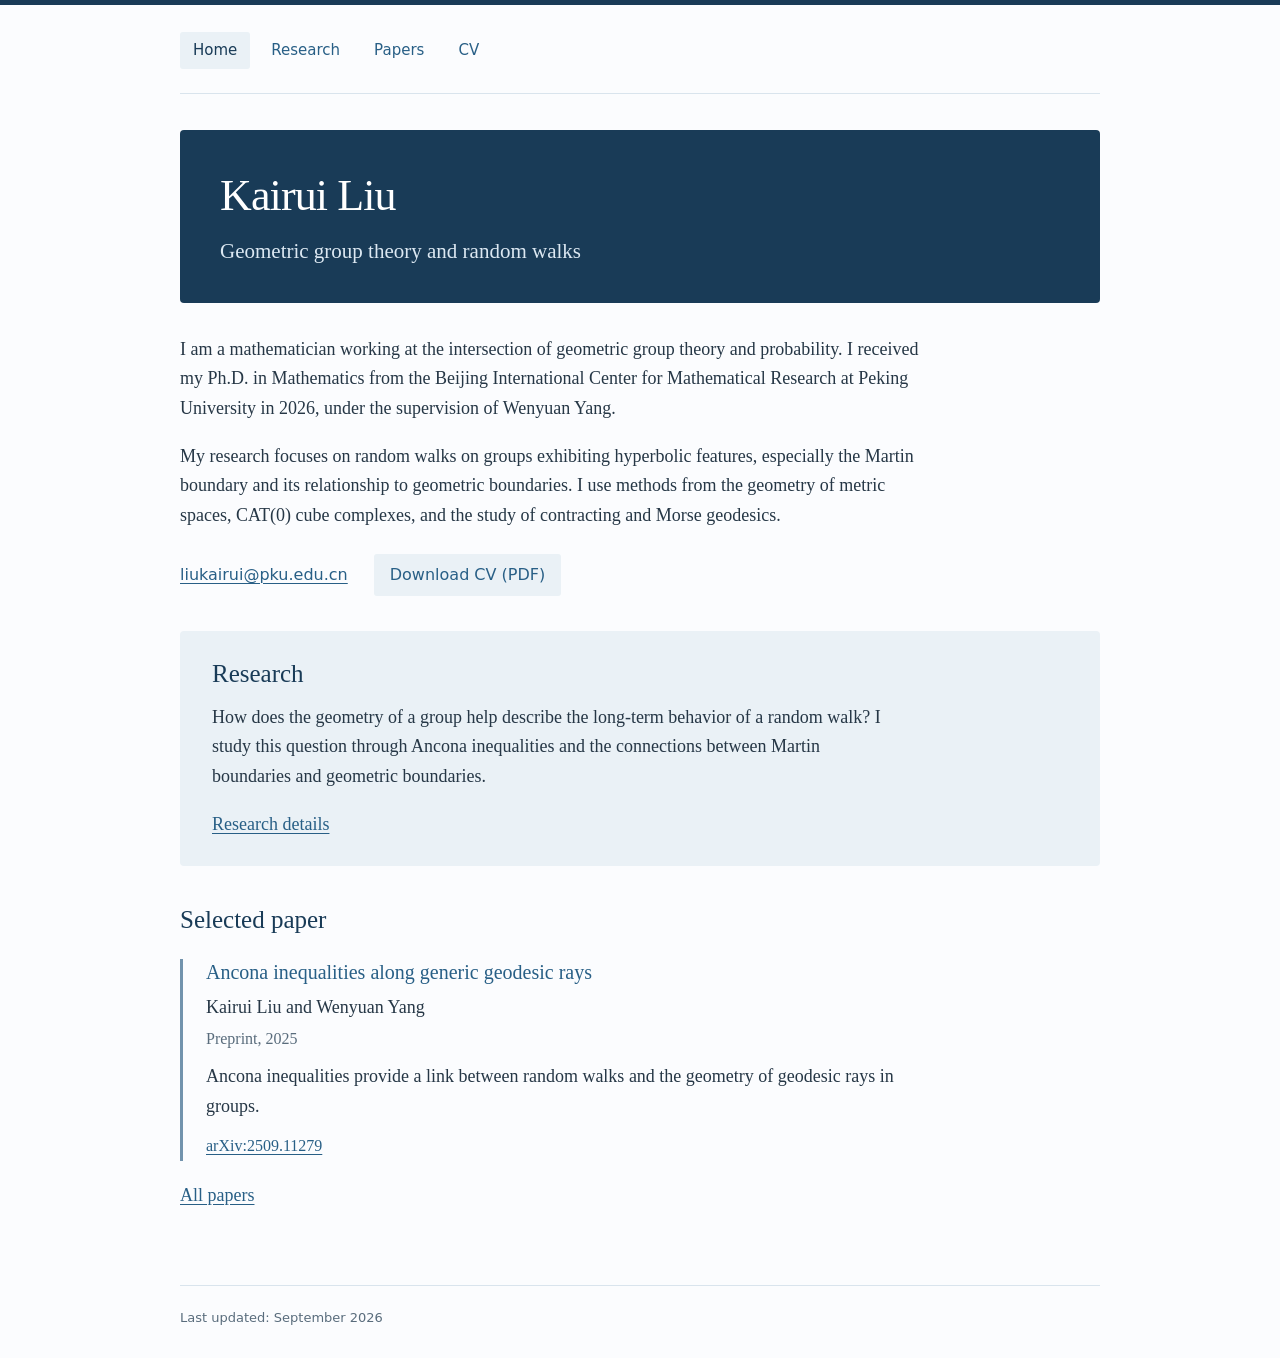
<file: index.html>
<!doctype html>
<html lang="en">
<head>
<meta charset="utf-8">
<meta name="viewport" content="width=device-width, initial-scale=1">
<title>Kairui Liu | Geometric group theory</title>
<meta name="description" content="Kairui Liu: geometric group theory, random walks on groups, and Martin boundaries. Research, papers, and curriculum vitae.">
<meta name="author" content="Kairui Liu">
<link rel="stylesheet" href="assets/css/style.css">
</head>
<body>
<a class="skip" href="#main">Skip to content</a>
<div class="shell">
<header><nav aria-label="Main navigation"><a href="index.html" aria-current="page">Home</a><a href="research.html">Research</a><a href="papers.html">Papers</a><a href="cv.html">CV</a></nav></header>
<main id="main" tabindex="-1"><div class="intro-banner"><h1>Kairui Liu</h1>
<p class="subtitle">Geometric group theory and random walks</p></div>
<p>I am a mathematician working at the intersection of geometric group theory and probability. I received my Ph.D. in Mathematics from the Beijing International Center for Mathematical Research at Peking University in 2026, under the supervision of Wenyuan Yang.</p>
<p>My research focuses on random walks on groups exhibiting hyperbolic features, especially the Martin boundary and its relationship to geometric boundaries. I use methods from the geometry of metric spaces, CAT(0) cube complexes, and the study of contracting and Morse geodesics.</p>
<div class="contact"><a href="mailto:liukairui@pku.edu.cn">liukairui@pku.edu.cn</a><a href="files/kairui-liu-cv.pdf">Download CV (PDF)</a></div>
<section class="research-panel" aria-labelledby="research-title"><h2 id="research-title">Research</h2><p>How does the geometry of a group help describe the long-term behavior of a random walk? I study this question through Ancona inequalities and the connections between Martin boundaries and geometric boundaries.</p><a href="research.html">Research details</a></section>
<section aria-labelledby="paper-title"><h2 id="paper-title">Selected paper</h2><article class="paper"><h3><a href="https://arxiv.org/abs/2509.11279">Ancona inequalities along generic geodesic rays</a></h3><p class="authors">Kairui Liu and Wenyuan Yang</p><p class="meta">Preprint, 2025</p><p>Ancona inequalities provide a link between random walks and the geometry of geodesic rays in groups.</p><a class="paper-link" href="https://arxiv.org/abs/2509.11279">arXiv:2509.11279</a></article><p style="margin-top:20px"><a href="papers.html">All papers</a></p></section></main>
<footer>Last updated: <time datetime="2026-09-26">September 2026</time></footer>
</div>
</body>
</html>
</file>
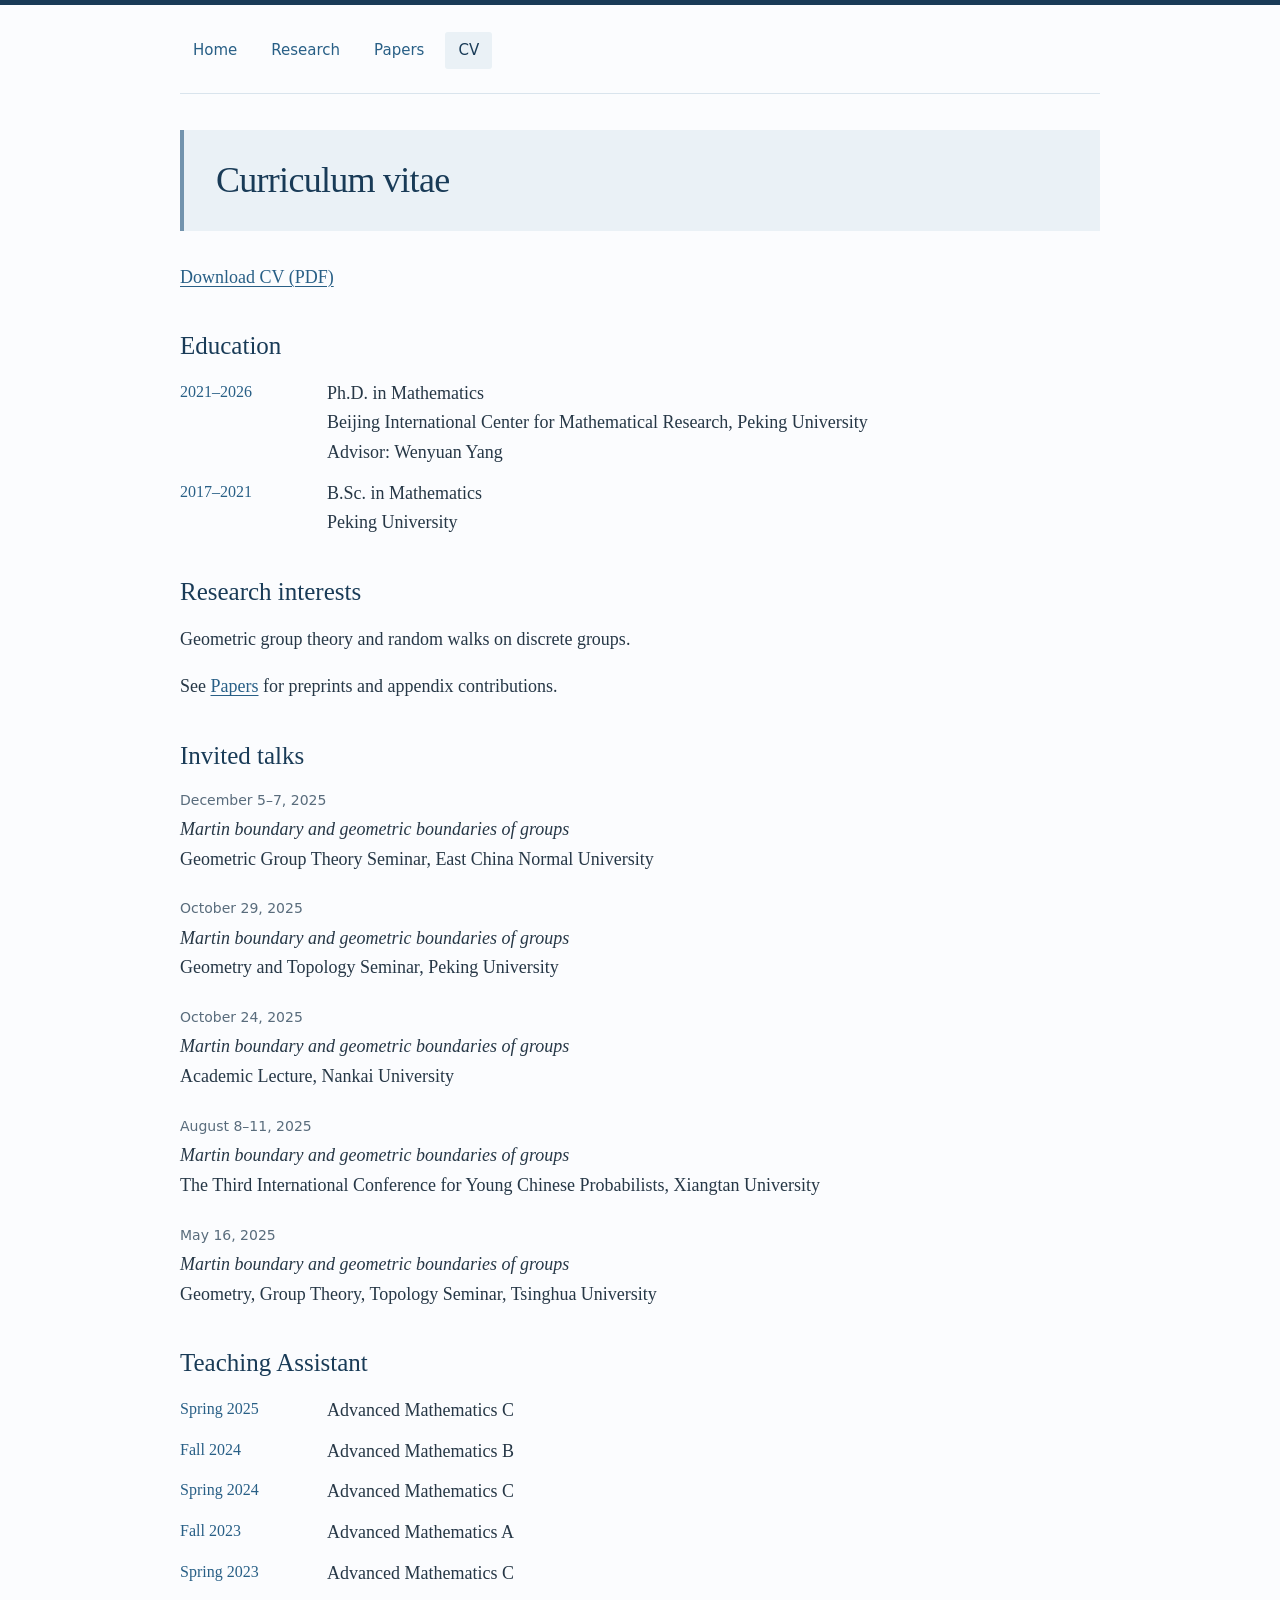
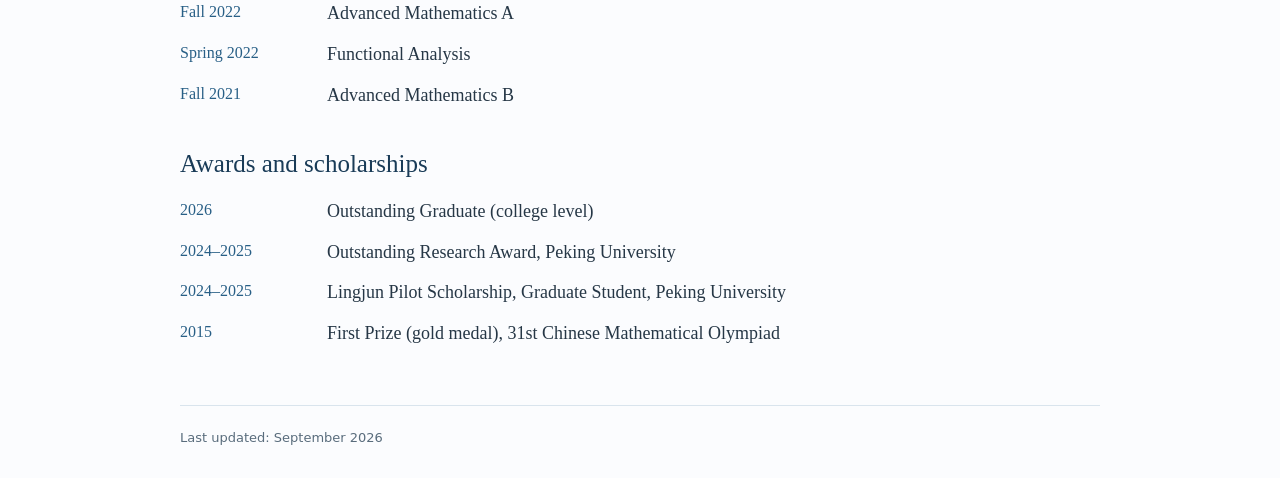
<file: cv.html>
<!doctype html>
<html lang="en">
<head>
<meta charset="utf-8">
<meta name="viewport" content="width=device-width, initial-scale=1">
<title>Curriculum vitae | Kairui Liu</title>
<meta name="description" content="Education, invited talks, teaching assistant experience, awards, and a downloadable CV for Kairui Liu.">
<meta name="author" content="Kairui Liu">
<link rel="stylesheet" href="assets/css/style.css">
</head>
<body>
<a class="skip" href="#main">Skip to content</a>
<div class="shell">
<header><nav aria-label="Main navigation"><a href="index.html">Home</a><a href="research.html">Research</a><a href="papers.html">Papers</a><a href="cv.html" aria-current="page">CV</a></nav></header>
<main id="main" tabindex="-1"><h1>Curriculum vitae</h1><p><a href="files/kairui-liu-cv.pdf">Download CV (PDF)</a></p><section><h2>Education</h2><dl class="timeline"><dt>2021–2026</dt><dd>Ph.D. in Mathematics<br>Beijing International Center for Mathematical Research, Peking University<br>Advisor: Wenyuan Yang</dd><dt>2017–2021</dt><dd>B.Sc. in Mathematics<br>Peking University</dd></dl></section><section><h2>Research interests</h2><p>Geometric group theory and random walks on discrete groups.</p><p>See <a href="papers.html">Papers</a> for preprints and appendix contributions.</p></section><section><h2>Invited talks</h2><ul class="entries"><li><span class="date">December 5–7, 2025</span><p><cite>Martin boundary and geometric boundaries of groups</cite><br>Geometric Group Theory Seminar, East China Normal University</p></li><li><span class="date">October 29, 2025</span><p><cite>Martin boundary and geometric boundaries of groups</cite><br>Geometry and Topology Seminar, Peking University</p></li><li><span class="date">October 24, 2025</span><p><cite>Martin boundary and geometric boundaries of groups</cite><br>Academic Lecture, Nankai University</p></li><li><span class="date">August 8–11, 2025</span><p><cite>Martin boundary and geometric boundaries of groups</cite><br>The Third International Conference for Young Chinese Probabilists, Xiangtan University</p></li><li><span class="date">May 16, 2025</span><p><cite>Martin boundary and geometric boundaries of groups</cite><br>Geometry, Group Theory, Topology Seminar, Tsinghua University</p></li></ul></section><section><h2>Teaching Assistant</h2><dl class="timeline"><dt>Spring 2025</dt><dd>Advanced Mathematics C</dd><dt>Fall 2024</dt><dd>Advanced Mathematics B</dd><dt>Spring 2024</dt><dd>Advanced Mathematics C</dd><dt>Fall 2023</dt><dd>Advanced Mathematics A</dd><dt>Spring 2023</dt><dd>Advanced Mathematics C</dd><dt>Fall 2022</dt><dd>Advanced Mathematics A</dd><dt>Spring 2022</dt><dd>Functional Analysis</dd><dt>Fall 2021</dt><dd>Advanced Mathematics B</dd></dl></section><section><h2>Awards and scholarships</h2><dl class="timeline"><dt>2026</dt><dd>Outstanding Graduate (college level)</dd><dt>2024–2025</dt><dd>Outstanding Research Award, Peking University</dd><dt>2024–2025</dt><dd>Lingjun Pilot Scholarship, Graduate Student, Peking University</dd><dt>2015</dt><dd>First Prize (gold medal), 31st Chinese Mathematical Olympiad</dd></dl></section></main>
<footer>Last updated: <time datetime="2026-09-26">September 2026</time></footer>
</div>
</body>
</html>
</file>
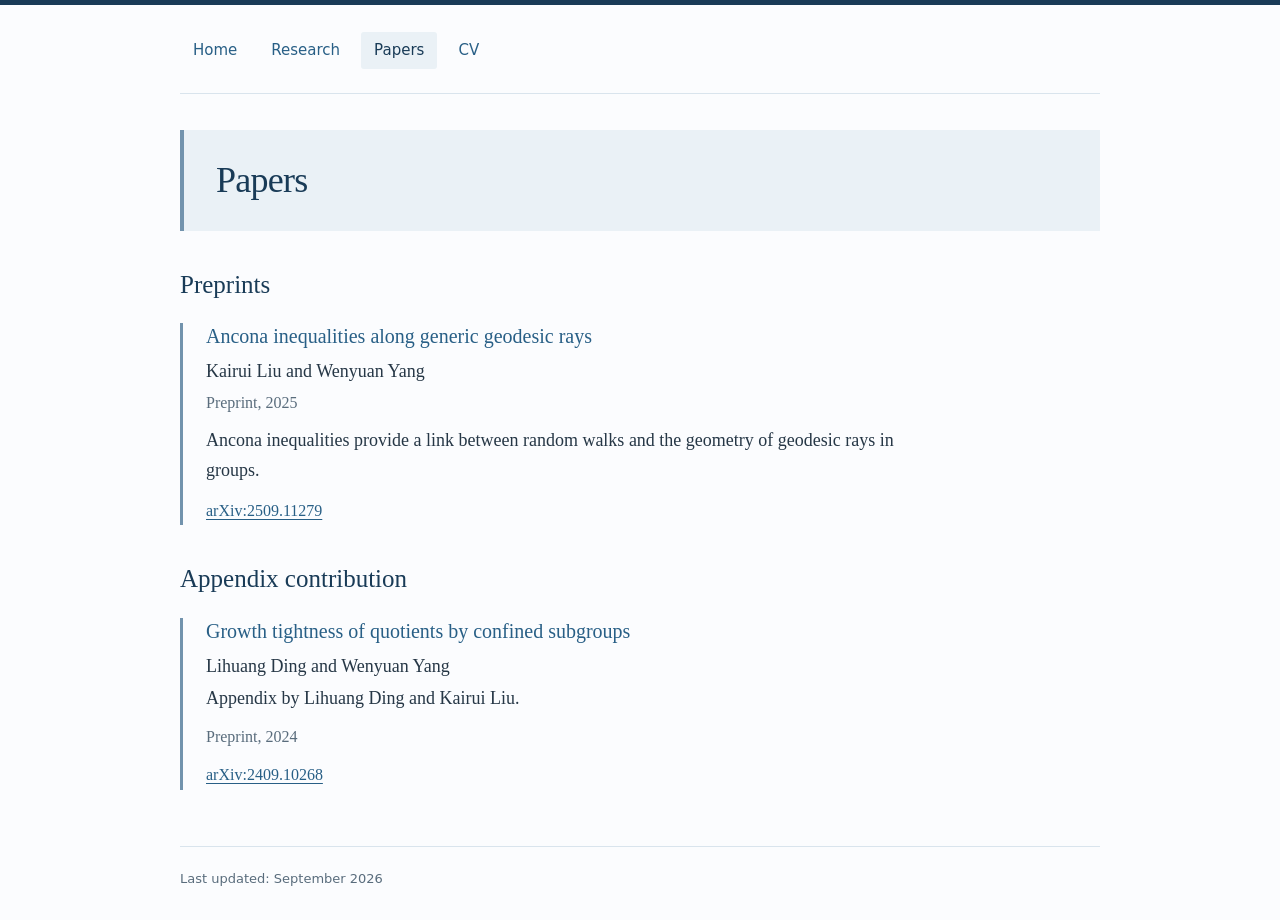
<file: papers.html>
<!doctype html>
<html lang="en">
<head>
<meta charset="utf-8">
<meta name="viewport" content="width=device-width, initial-scale=1">
<title>Papers | Kairui Liu</title>
<meta name="description" content="Preprints by Kairui Liu and separately credited appendix contributions.">
<meta name="author" content="Kairui Liu">
<link rel="stylesheet" href="assets/css/style.css">
</head>
<body>
<a class="skip" href="#main">Skip to content</a>
<div class="shell">
<header><nav aria-label="Main navigation"><a href="index.html">Home</a><a href="research.html">Research</a><a href="papers.html" aria-current="page">Papers</a><a href="cv.html">CV</a></nav></header>
<main id="main" tabindex="-1"><h1>Papers</h1><section><h2>Preprints</h2><article class="paper"><h3><a href="https://arxiv.org/abs/2509.11279">Ancona inequalities along generic geodesic rays</a></h3><p class="authors">Kairui Liu and Wenyuan Yang</p><p class="meta">Preprint, 2025</p><p>Ancona inequalities provide a link between random walks and the geometry of geodesic rays in groups.</p><a class="paper-link" href="https://arxiv.org/abs/2509.11279">arXiv:2509.11279</a></article></section>
<section><h2>Appendix contribution</h2><article class="paper"><h3><a href="https://arxiv.org/abs/2409.10268">Growth tightness of quotients by confined subgroups</a></h3><p class="authors">Lihuang Ding and Wenyuan Yang</p><p>Appendix by Lihuang Ding and Kairui Liu.</p><p class="meta">Preprint, 2024</p><a class="paper-link" href="https://arxiv.org/abs/2409.10268">arXiv:2409.10268</a></article></section></main>
<footer>Last updated: <time datetime="2026-09-26">September 2026</time></footer>
</div>
</body>
</html>
</file>
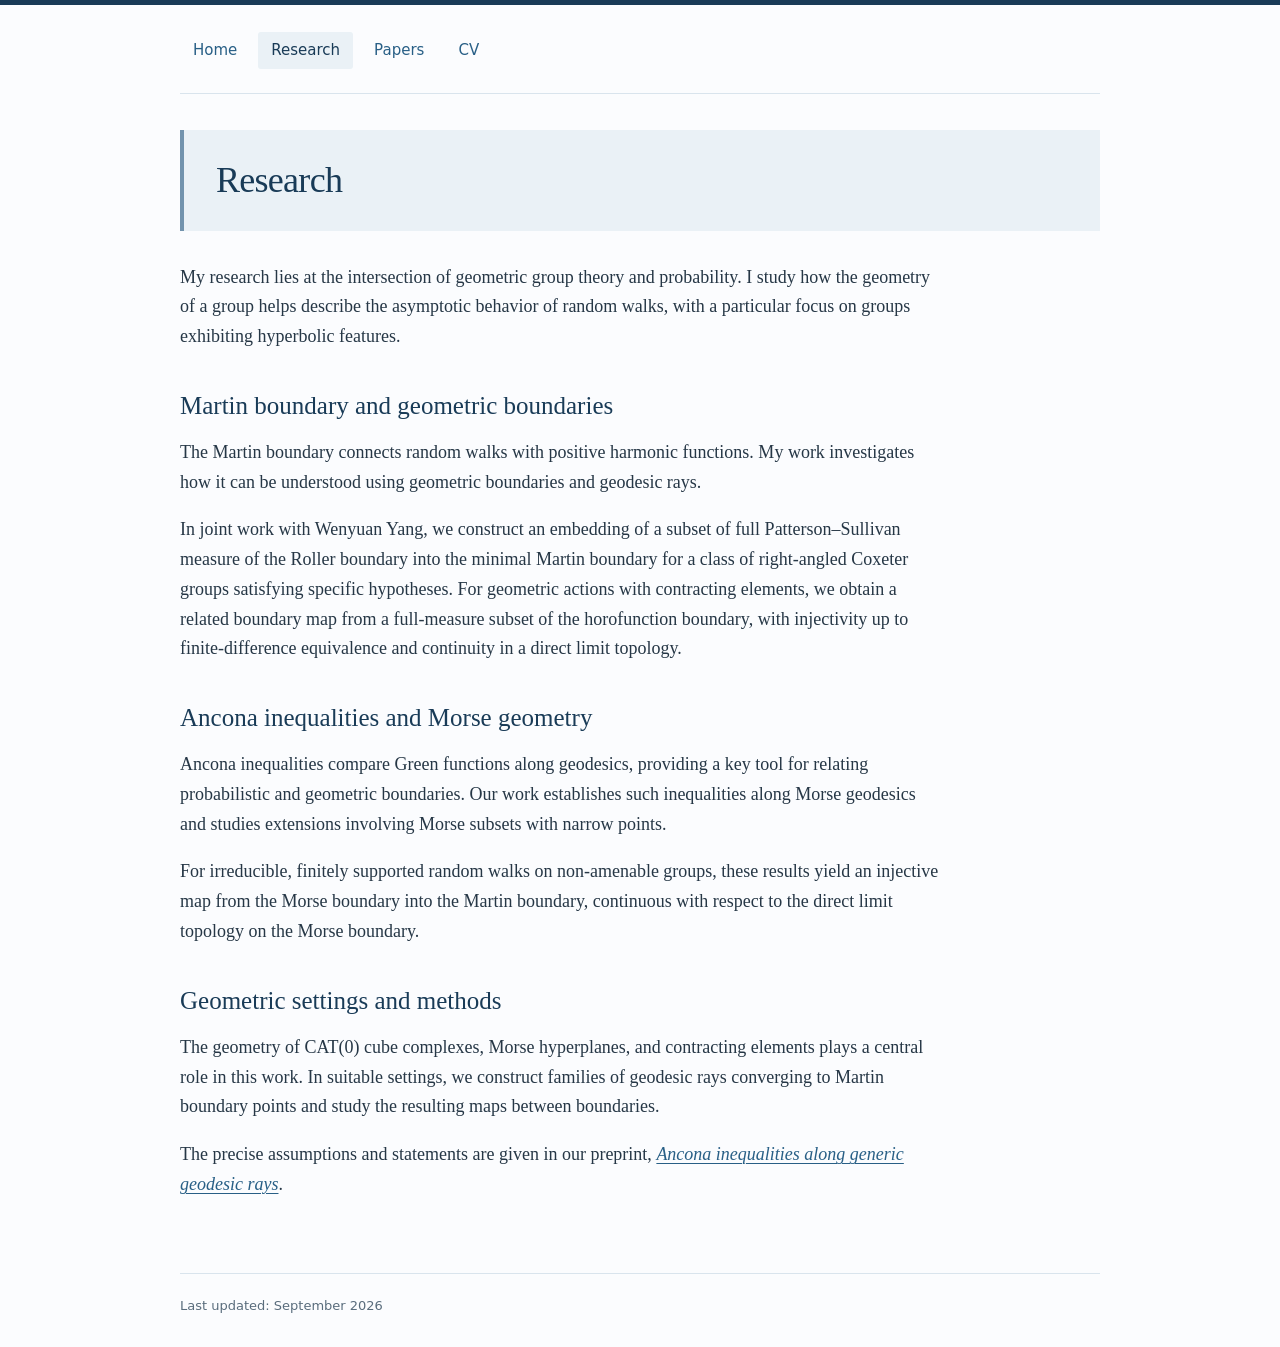
<file: research.html>
<!doctype html>
<html lang="en">
<head>
<meta charset="utf-8">
<meta name="viewport" content="width=device-width, initial-scale=1">
<title>Research | Kairui Liu</title>
<meta name="description" content="Research on Martin boundaries, Ancona inequalities, Morse geometry, and random walks on groups.">
<meta name="author" content="Kairui Liu">
<link rel="stylesheet" href="assets/css/style.css">
</head>
<body>
<a class="skip" href="#main">Skip to content</a>
<div class="shell">
<header><nav aria-label="Main navigation"><a href="index.html">Home</a><a href="research.html" aria-current="page">Research</a><a href="papers.html">Papers</a><a href="cv.html">CV</a></nav></header>
<main id="main" tabindex="-1"><h1>Research</h1><p>My research lies at the intersection of geometric group theory and probability. I study how the geometry of a group helps describe the asymptotic behavior of random walks, with a particular focus on groups exhibiting hyperbolic features.</p>
<section><h2>Martin boundary and geometric boundaries</h2><p>The Martin boundary connects random walks with positive harmonic functions. My work investigates how it can be understood using geometric boundaries and geodesic rays.</p><p>In joint work with Wenyuan Yang, we construct an embedding of a subset of full Patterson–Sullivan measure of the Roller boundary into the minimal Martin boundary for a class of right-angled Coxeter groups satisfying specific hypotheses. For geometric actions with contracting elements, we obtain a related boundary map from a full-measure subset of the horofunction boundary, with injectivity up to finite-difference equivalence and continuity in a direct limit topology.</p></section>
<section><h2>Ancona inequalities and Morse geometry</h2><p>Ancona inequalities compare Green functions along geodesics, providing a key tool for relating probabilistic and geometric boundaries. Our work establishes such inequalities along Morse geodesics and studies extensions involving Morse subsets with narrow points.</p><p>For irreducible, finitely supported random walks on non-amenable groups, these results yield an injective map from the Morse boundary into the Martin boundary, continuous with respect to the direct limit topology on the Morse boundary.</p></section>
<section><h2>Geometric settings and methods</h2><p>The geometry of CAT(0) cube complexes, Morse hyperplanes, and contracting elements plays a central role in this work. In suitable settings, we construct families of geodesic rays converging to Martin boundary points and study the resulting maps between boundaries.</p><p>The precise assumptions and statements are given in our preprint, <a href="https://arxiv.org/abs/2509.11279"><cite>Ancona inequalities along generic geodesic rays</cite></a>.</p></section></main>
<footer>Last updated: <time datetime="2026-09-26">September 2026</time></footer>
</div>
</body>
</html>
</file>
<file: assets/css/style.css>
:root { color-scheme: light; --ink:#242424; --muted:#606060; --link:#174a7e; --line:#e2e5e8; }
* { box-sizing:border-box; }
html { background:#fff; }
body { margin:0; color:var(--ink); font:18px/1.65 Georgia,"Times New Roman",serif; }
a { color:var(--link); text-underline-offset:.18em; text-decoration-thickness:1px; }
a:hover { text-decoration-thickness:2px; }
a:focus-visible { outline:2px solid var(--link); outline-offset:5px; border-radius:1px; }
.shell { width:calc(100% - 64px); max-width:860px; margin-inline:auto; }
header { display:flex; justify-content:space-between; align-items:baseline; gap:20px; padding:30px 0 23px; border-bottom:1px solid var(--line); font-family:system-ui,-apple-system,sans-serif; font-size:15px; }
.brand { color:var(--ink); text-decoration:none; font-weight:600; }
nav { display:flex; flex-wrap:wrap; gap:12px 25px; }
nav a { text-decoration:none; padding:3px 0; }
nav a[aria-current="page"] { color:var(--ink); text-decoration:underline; }
main { max-width:760px; padding:48px 0 56px; }
h1,h2,h3 { font-weight:normal; line-height:1.3; }
h1 { font-size:36px; margin:0 0 17px; letter-spacing:-.02em; }
h2 { font-size:25px; margin:0 0 16px; }
h3 { font-size:20px; margin:0 0 8px; }
p { margin:0 0 18px; }
section { margin-top:38px; }
.subtitle { font-size:20px; color:var(--muted); margin-bottom:23px; }
.contact { display:flex; flex-wrap:wrap; gap:10px 30px; margin-top:23px; font-size:16px; font-family:system-ui,-apple-system,sans-serif; }
.meta { color:var(--muted); font-size:16px; margin-bottom:12px; }
.paper { margin-top:22px; }
.paper h3 { max-width:650px; }
.paper .authors { margin-bottom:3px; }
.paper p { margin-bottom:10px; }
.paper-link { font-size:16px; }
.entries { list-style:none; padding:0; margin:0; }
.entries li { margin-bottom:23px; }
.entries .date { display:block; font:14px/1.6 system-ui,-apple-system,sans-serif; color:var(--muted); margin-bottom:4px; }
.entries p { margin:0; }
.timeline { display:grid; grid-template-columns:125px 1fr; gap:11px 22px; margin:0; }
.timeline dt { color:var(--muted); font-size:16px; }
.timeline dd { margin:0; }
footer { border-top:1px solid var(--line); padding:20px 0 30px; font:13px/1.6 system-ui,-apple-system,sans-serif; color:var(--muted); }
.skip { position:absolute; top:8px; left:16px; padding:8px 14px; background:#fff; transform:translateY(-160%); z-index:2; }
.skip:focus { transform:translateY(0); }
p,a,dd,h3 { overflow-wrap:break-word; }

/* A restrained blue palette, inspired by cloth-bound mathematics volumes. */
:root { --ink:#263746; --muted:#596C7C; --link:#285F86; --line:#D9E4ED; --navy:#193B57; --mist:#EAF1F6; }
html { background:#FBFCFE; border-top:5px solid var(--navy); }
.shell { max-width:920px; }
header { padding:27px 0 24px; }
.brand { color:var(--navy); }
nav { gap:8px; }
nav a { padding:6px 13px; border-radius:3px; }
nav a:hover { background:#F0F5F9; }
nav a[aria-current="page"] { background:var(--mist); color:var(--navy); text-decoration:none; }
main { max-width:none; padding:36px 0 56px; }
main > p, main > section:not(.research-panel), main > .contact { max-width:760px; }
h1,h2,h3 { color:var(--navy); }
main > h1 { background:var(--mist); padding:27px 32px; margin-bottom:32px; border-left:4px solid #7293AD; }
.intro-banner { background:var(--navy); padding:37px 40px 34px; margin-bottom:32px; border-radius:4px; }
.intro-banner h1 { color:#FFFFFF; font-size:44px; margin-bottom:10px; }
.intro-banner .subtitle { color:#DCE8F2; margin:0; font-size:21px; }
.contact { align-items:center; gap:12px 26px; }
.contact a:last-child { background:var(--mist); padding:8px 16px; border-radius:3px; text-decoration:none; }
.contact a:last-child:hover { background:#DDE9F2; text-decoration:underline; }
.research-panel { background:var(--mist); padding:27px 32px; border-radius:4px; margin-top:35px; }
.research-panel p { max-width:690px; }
.research-panel h2 { margin-bottom:12px; }
.paper { border-left:3px solid #7293AD; padding-left:23px; }
.paper h3 a { text-decoration:none; }
.paper h3 a:hover { text-decoration:underline; }
.timeline dt { color:var(--link); }
footer { padding-top:22px; }
@media(max-width:600px) {
 .shell { width:calc(100% - 36px); }
 header { flex-direction:column; gap:14px; padding-top:20px; padding-bottom:18px; }
 nav { gap:5px; margin-left:-10px; }
 nav a { padding:5px 10px; }
 main { padding:23px 0 38px; }
 h1 { font-size:32px; }
 main > h1 { padding:22px; margin-bottom:25px; }
 .intro-banner { padding:27px 24px; margin-bottom:26px; }
 .intro-banner h1 { font-size:36px; }
 .intro-banner .subtitle { font-size:18px; line-height:1.5; }
 .research-panel { padding:23px; }
 section { margin-top:30px; }
 .timeline { grid-template-columns:1fr; gap:3px; }
 .timeline dd { margin-bottom:14px; }
 .paper { padding-left:18px; }
}
@media print {
 html { border:0; background:white; } body { font-size:11pt; color:black; }
 .shell { width:100%; max-width:none; } header,footer,.skip,.contact { display:none; }
 main { padding:0; } h1,.intro-banner h1 { font-size:24pt; } h2 { font-size:16pt; }
 .intro-banner,.research-panel,main > h1 { background:none; padding:0; border:0; }
 .intro-banner h1,.intro-banner .subtitle,h1,h2,h3 { color:black; }
 section { margin-top:20px; } a { color:inherit; text-decoration:none; }
 h2,h3 { break-after:avoid; } .entries li,.paper { break-inside:avoid; }
}
</file>
